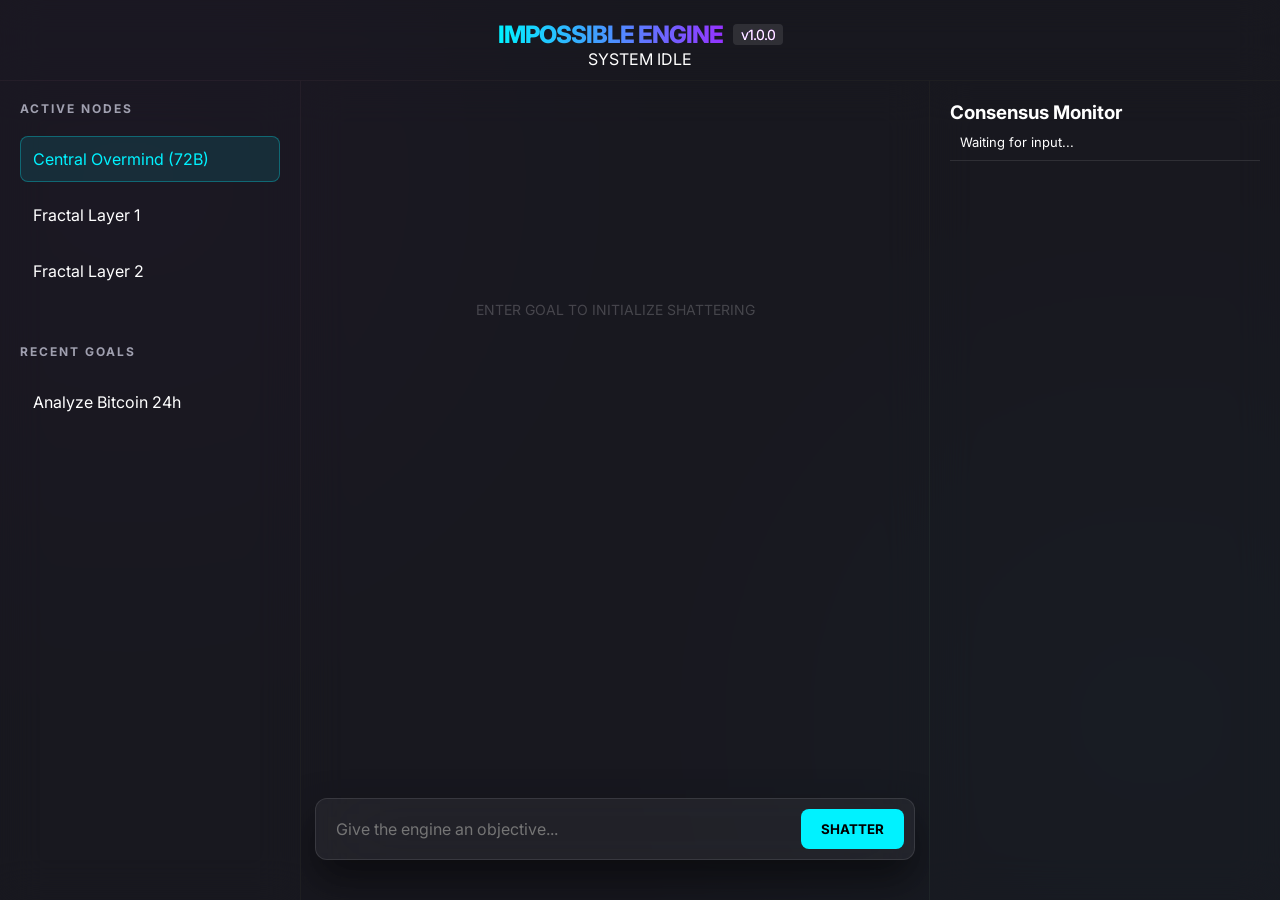
<file: hive_mind/frontend/index.html>
<!DOCTYPE html>
<html lang="en">
<head>
    <meta charset="UTF-8">
    <meta name="viewport" content="width=device-width, initial-scale=1.0">
    <title>Impossible Swarm | Command Center</title>
    <link rel="stylesheet" href="style.css">
    <link rel="preconnect" href="https://fonts.googleapis.com">
    <link rel="preconnect" href="https://fonts.gstatic.com" crossorigin>
    <link href="https://fonts.googleapis.com/css2?family=Inter:wght@400;700;800&family=Fira+Code&display=swap" rel="stylesheet">
</head>
<body>
    <div class="dashboard">
        <!-- Dashboard Header -->
        <header class="panel">
            <div class="logo">
                IMPOSSIBLE ENGINE <span>v1.0.0</span>
            </div>
            <div class="header-status">
                <span id="global-status">SYSTEM IDLE</span>
            </div>
        </header>

        <!-- Left Sidebar: Task History -->
        <aside class="sidebar panel">
            <h3>Active Nodes</h3>
            <div class="nav-item active">Central Overmind (72B)</div>
            <div class="nav-item">Fractal Layer 1</div>
            <div class="nav-item">Fractal Layer 2</div>
            
            <h3 style="margin-top: 40px;">Recent Goals</h3>
            <div id="task-list">
                <!-- Task items will appear here -->
                <div class="nav-item">Analyze Bitcoin 24h</div>
            </div>
        </aside>

        <!-- Main Viewport: Shatter Visualization -->
        <main class="viewport panel">
            <div class="shatter-viz" id="shatter-tree">
                <!-- SVG Fractal tree will be injected here -->
                <div style="color: rgba(255,255,255,0.2); font-size: 14px; text-align: center; margin-top: 200px;">
                    ENTER GOAL TO INITIALIZE SHATTERING
                </div>
            </div>
            
            <div class="command-bar">
                <input type="text" id="goal-input" placeholder="Give the engine an objective...">
                <button id="execute-btn">SHATTER</button>
            </div>
        </main>

        <!-- Right Panel: Consensus Feed -->
        <aside class="panel">
            <h3>Consensus Monitor</h3>
            <div class="rebuttal-feed" id="log-feed">
                <!-- Logs will be injected here -->
                <div class="log-entry">Waiting for input...</div>
            </div>
        </aside>
    </div>

    <script src="app.js"></script>
</body>
</html>
</file>
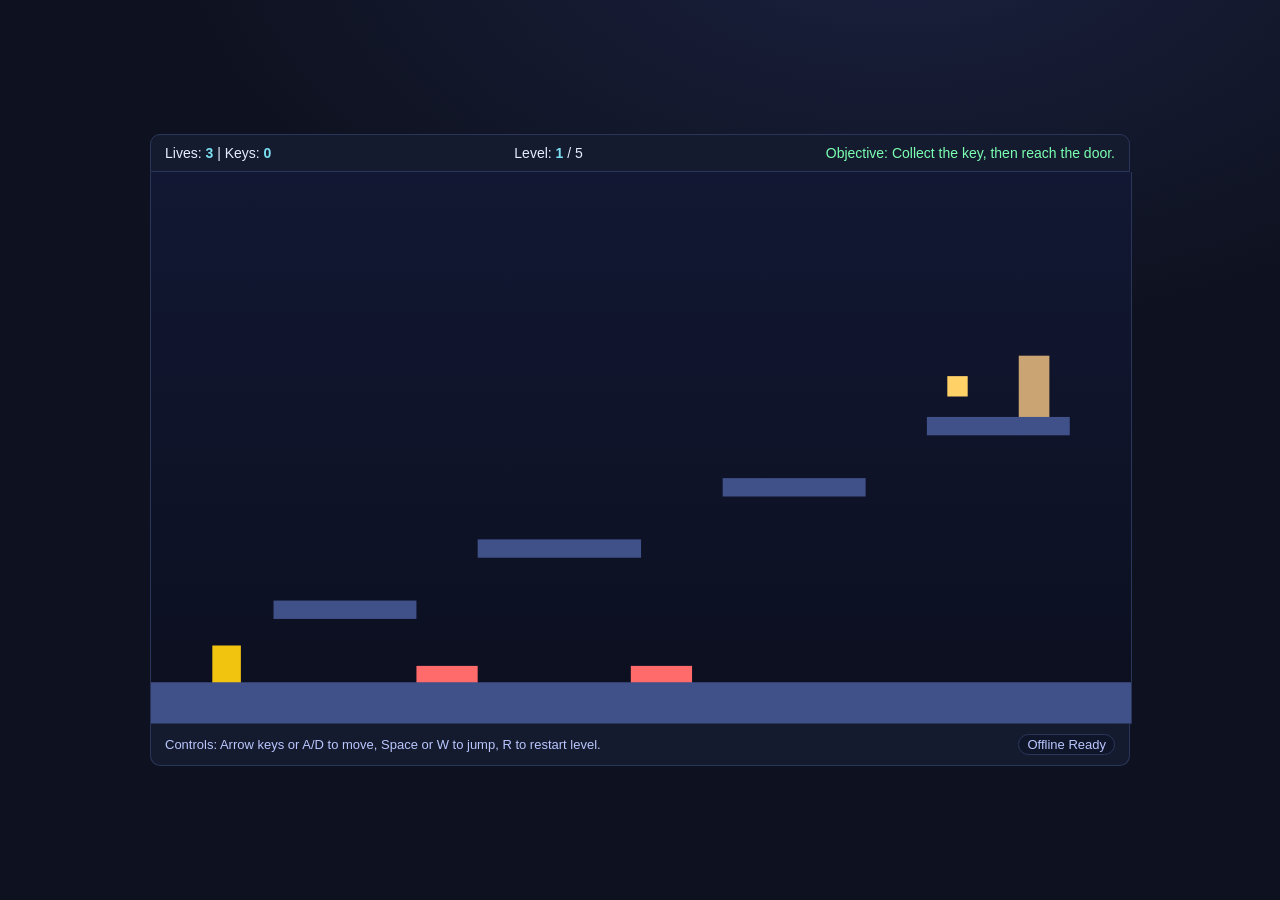
<file: hive_mind/game.html>
﻿<!DOCTYPE html>
<html lang="en">
<head>
  <meta charset="UTF-8" />
  <meta name="viewport" content="width=device-width, initial-scale=1.0" />
  <title>Key & Door Platformer</title>
  <style>
    :root {
      --bg: #0e1220;
      --panel: #151b2e;
      --ink: #e6ecff;
      --accent: #7bdff2;
      --warn: #ff6b6b;
      --good: #7bffb2;
      --platform: #405088;
      --player: #f1c40f;
      --door: #caa472;
      --key: #ffd166;
    }
    body {
      margin: 0;
      background: radial-gradient(1200px 700px at 70% -10%, #1b2140 0%, #0e1220 60%);
      color: var(--ink);
      font-family: "Trebuchet MS", Verdana, sans-serif;
      display: flex;
      justify-content: center;
      align-items: center;
      min-height: 100vh;
    }
    .frame {
      width: 980px;
      max-width: 96vw;
    }
    .hud {
      display: flex;
      justify-content: space-between;
      align-items: center;
      gap: 12px;
      background: var(--panel);
      border: 1px solid #2a355a;
      padding: 10px 14px;
      border-radius: 10px 10px 0 0;
      font-size: 14px;
    }
    .hud strong {
      color: var(--accent);
    }
    #objective {
      color: var(--good);
    }
    canvas {
      display: block;
      background: linear-gradient(180deg, #121833 0%, #0b0f1f 100%);
      border: 1px solid #2a355a;
      border-top: none;
      width: 100%;
      height: auto;
    }
    .footer {
      background: var(--panel);
      border: 1px solid #2a355a;
      border-top: none;
      padding: 10px 14px;
      border-radius: 0 0 10px 10px;
      font-size: 13px;
      display: flex;
      justify-content: space-between;
      align-items: center;
    }
    .footer span {
      color: #b9c6ff;
    }
    .pill {
      padding: 2px 8px;
      border-radius: 999px;
      border: 1px solid #2a355a;
      background: #10162a;
      margin-left: 6px;
    }
  </style>
</head>
<body>
  <div class="frame">
    <div class="hud">
      <div id="hud-left">Lives: <strong id="lives">3</strong> | Keys: <strong id="keys">0</strong></div>
      <div id="hud-center">Level: <strong id="level">1</strong> / 5</div>
      <div id="objective">Objective: Collect the key, then reach the door.</div>
    </div>
    <canvas id="game" width="960" height="540"></canvas>
    <div class="footer">
      <span>Controls: Arrow keys or A/D to move, Space or W to jump, R to restart level.</span>
      <span class="pill">Offline Ready</span>
    </div>
  </div>

  <script>
    const canvas = document.getElementById("game");
    const ctx = canvas.getContext("2d");

    const hudLives = document.getElementById("lives");
    const hudKeys = document.getElementById("keys");
    const hudLevel = document.getElementById("level");

    const GRAVITY = 0.6;
    const MOVE_SPEED = 3.6;
    const JUMP_FORCE = 11;
    const MAX_FALL = 14;

    const player = {
      x: 0,
      y: 0,
      w: 28,
      h: 36,
      vx: 0,
      vy: 0,
      onGround: false
    };

    const keysDown = new Set();

    const levels = [
      {
        spawn: { x: 60, y: 420 },
        platforms: [
          { x: 0, y: 500, w: 960, h: 40 },
          { x: 120, y: 420, w: 140, h: 18 },
          { x: 320, y: 360, w: 160, h: 18 },
          { x: 560, y: 300, w: 140, h: 18 },
          { x: 760, y: 240, w: 140, h: 18 }
        ],
        hazards: [
          { x: 260, y: 484, w: 60, h: 16 },
          { x: 470, y: 484, w: 60, h: 16 }
        ],
        key: { x: 780, y: 200, w: 20, h: 20 },
        door: { x: 850, y: 180, w: 30, h: 60 }
      },
      {
        spawn: { x: 60, y: 420 },
        platforms: [
          { x: 0, y: 500, w: 960, h: 40 },
          { x: 140, y: 440, w: 120, h: 18 },
          { x: 320, y: 400, w: 120, h: 18 },
          { x: 500, y: 360, w: 120, h: 18 },
          { x: 680, y: 320, w: 120, h: 18 },
          { x: 840, y: 280, w: 100, h: 18 }
        ],
        hazards: [
          { x: 240, y: 484, w: 90, h: 16 },
          { x: 430, y: 484, w: 90, h: 16 },
          { x: 620, y: 484, w: 90, h: 16 }
        ],
        key: { x: 860, y: 240, w: 20, h: 20 },
        door: { x: 30, y: 440, w: 30, h: 60 }
      },
      {
        spawn: { x: 60, y: 420 },
        platforms: [
          { x: 0, y: 500, w: 960, h: 40 },
          { x: 140, y: 430, w: 120, h: 18 },
          { x: 300, y: 380, w: 120, h: 18 },
          { x: 460, y: 330, w: 120, h: 18 },
          { x: 620, y: 280, w: 120, h: 18 },
          { x: 780, y: 230, w: 120, h: 18 },
          { x: 560, y: 180, w: 120, h: 18 }
        ],
        hazards: [
          { x: 360, y: 484, w: 80, h: 16 },
          { x: 540, y: 484, w: 80, h: 16 },
          { x: 720, y: 484, w: 80, h: 16 }
        ],
        key: { x: 590, y: 140, w: 20, h: 20 },
        door: { x: 840, y: 170, w: 30, h: 60 }
      },
      {
        spawn: { x: 60, y: 420 },
        platforms: [
          { x: 0, y: 500, w: 960, h: 40 },
          { x: 160, y: 450, w: 120, h: 18 },
          { x: 320, y: 410, w: 120, h: 18 },
          { x: 480, y: 370, w: 120, h: 18 },
          { x: 640, y: 330, w: 120, h: 18 },
          { x: 800, y: 290, w: 120, h: 18 },
          { x: 640, y: 230, w: 120, h: 18 },
          { x: 480, y: 190, w: 120, h: 18 }
        ],
        hazards: [
          { x: 260, y: 484, w: 80, h: 16 },
          { x: 420, y: 484, w: 80, h: 16 },
          { x: 580, y: 484, w: 80, h: 16 },
          { x: 740, y: 484, w: 80, h: 16 }
        ],
        key: { x: 510, y: 150, w: 20, h: 20 },
        door: { x: 30, y: 440, w: 30, h: 60 }
      },
      {
        spawn: { x: 60, y: 420 },
        platforms: [
          { x: 0, y: 500, w: 960, h: 40 },
          { x: 140, y: 440, w: 140, h: 18 },
          { x: 320, y: 400, w: 140, h: 18 },
          { x: 500, y: 360, w: 140, h: 18 },
          { x: 680, y: 320, w: 140, h: 18 },
          { x: 860, y: 280, w: 80, h: 18 },
          { x: 700, y: 220, w: 140, h: 18 },
          { x: 520, y: 180, w: 140, h: 18 }
        ],
        hazards: [
          { x: 220, y: 484, w: 120, h: 16 },
          { x: 420, y: 484, w: 120, h: 16 },
          { x: 620, y: 484, w: 120, h: 16 }
        ],
        key: { x: 540, y: 140, w: 20, h: 20 },
        door: { x: 720, y: 160, w: 30, h: 60 }
      }
    ];

    let levelIndex = 0;
    let lives = 3;
    let hasKey = false;
    let gameOver = false;
    let win = false;

    function resetPlayer() {
      const spawn = levels[levelIndex].spawn;
      player.x = spawn.x;
      player.y = spawn.y;
      player.vx = 0;
      player.vy = 0;
      player.onGround = false;
      hasKey = false;
    }

    function loadLevel(idx) {
      levelIndex = idx;
      resetPlayer();
      hudLevel.textContent = String(levelIndex + 1);
      hudKeys.textContent = hasKey ? "1" : "0";
    }

    function rectsOverlap(a, b) {
      return a.x < b.x + b.w && a.x + a.w > b.x && a.y < b.y + b.h && a.y + a.h > b.y;
    }

    function applyPhysics() {
      player.vy = Math.min(player.vy + GRAVITY, MAX_FALL);

      // Horizontal move
      player.x += player.vx;
      for (const p of levels[levelIndex].platforms) {
        if (rectsOverlap(player, p)) {
          if (player.vx > 0) {
            player.x = p.x - player.w;
          } else if (player.vx < 0) {
            player.x = p.x + p.w;
          }
          player.vx = 0;
        }
      }

      // Vertical move
      player.y += player.vy;
      player.onGround = false;
      for (const p of levels[levelIndex].platforms) {
        if (rectsOverlap(player, p)) {
          if (player.vy > 0) {
            player.y = p.y - player.h;
            player.vy = 0;
            player.onGround = true;
          } else if (player.vy < 0) {
            player.y = p.y + p.h;
            player.vy = 0;
          }
        }
      }
    }

    function handleInput() {
      let dir = 0;
      if (keysDown.has("ArrowLeft") || keysDown.has("a")) dir -= 1;
      if (keysDown.has("ArrowRight") || keysDown.has("d")) dir += 1;
      player.vx = dir * MOVE_SPEED;

      if ((keysDown.has(" ") || keysDown.has("w") || keysDown.has("ArrowUp")) && player.onGround) {
        player.vy = -JUMP_FORCE;
        player.onGround = false;
      }
    }

    function loseLife() {
      lives -= 1;
      hudLives.textContent = String(lives);
      if (lives <= 0) {
        gameOver = true;
      } else {
        resetPlayer();
      }
    }

    function update() {
      if (gameOver || win) return;

      handleInput();
      applyPhysics();

      // Keep player inside bounds horizontally
      player.x = Math.max(0, Math.min(canvas.width - player.w, player.x));

      if (player.y > canvas.height) {
        loseLife();
      }

      const keyItem = levels[levelIndex].key;
      if (!hasKey && rectsOverlap(player, keyItem)) {
        hasKey = true;
        hudKeys.textContent = "1";
      }

      for (const h of levels[levelIndex].hazards) {
        if (rectsOverlap(player, h)) {
          loseLife();
          break;
        }
      }

      const door = levels[levelIndex].door;
      if (hasKey && rectsOverlap(player, door)) {
        if (levelIndex < levels.length - 1) {
          loadLevel(levelIndex + 1);
        } else {
          win = true;
        }
      }
    }

    function drawRect(rect, color) {
      ctx.fillStyle = color;
      ctx.fillRect(rect.x, rect.y, rect.w, rect.h);
    }

    function render() {
      ctx.clearRect(0, 0, canvas.width, canvas.height);

      // Platforms
      for (const p of levels[levelIndex].platforms) {
        drawRect(p, getComputedStyle(document.documentElement).getPropertyValue("--platform"));
      }

      // Hazards
      for (const h of levels[levelIndex].hazards) {
        drawRect(h, getComputedStyle(document.documentElement).getPropertyValue("--warn"));
      }

      // Key
      if (!hasKey) {
        drawRect(levels[levelIndex].key, getComputedStyle(document.documentElement).getPropertyValue("--key"));
      }

      // Door
      const door = levels[levelIndex].door;
      drawRect(door, hasKey ? getComputedStyle(document.documentElement).getPropertyValue("--good") : getComputedStyle(document.documentElement).getPropertyValue("--door"));

      // Player
      drawRect(player, getComputedStyle(document.documentElement).getPropertyValue("--player"));

      // Messages
      if (gameOver || win) {
        ctx.fillStyle = "rgba(0,0,0,0.65)";
        ctx.fillRect(0, 0, canvas.width, canvas.height);
        ctx.fillStyle = win ? "#7bffb2" : "#ff6b6b";
        ctx.font = "36px Trebuchet MS";
        ctx.textAlign = "center";
        ctx.fillText(win ? "You cleared all 5 levels!" : "Game Over", canvas.width / 2, canvas.height / 2);
        ctx.font = "18px Trebuchet MS";
        ctx.fillStyle = "#e6ecff";
        ctx.fillText("Press R to restart", canvas.width / 2, canvas.height / 2 + 36);
      }
    }

    function loop() {
      update();
      render();
      requestAnimationFrame(loop);
    }

    document.addEventListener("keydown", (e) => {
      const key = e.key.length === 1 ? e.key.toLowerCase() : e.key;
      keysDown.add(key);
      if (key === "r") {
        lives = 3;
        hudLives.textContent = String(lives);
        win = false;
        gameOver = false;
        loadLevel(0);
      }
    });

    document.addEventListener("keyup", (e) => {
      const key = e.key.length === 1 ? e.key.toLowerCase() : e.key;
      keysDown.delete(key);
    });

    loadLevel(0);
    loop();
  </script>
</body>
</html>
</file>
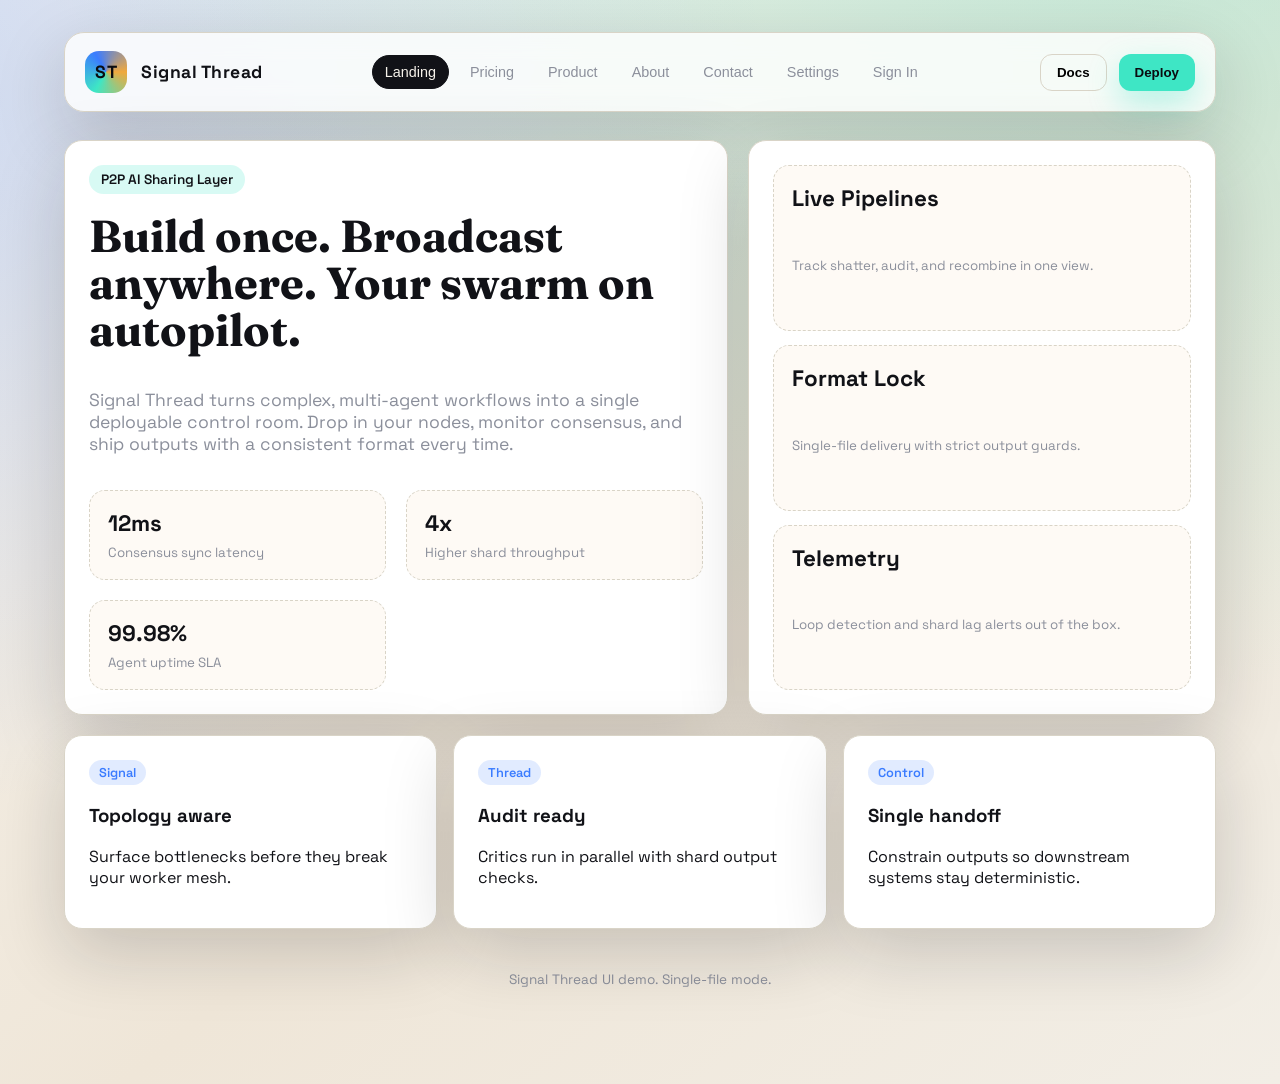
<file: hive_mind/single_site.html>
<!doctype html>
<html lang="en">
  <head>
    <meta charset="utf-8" />
    <meta name="viewport" content="width=device-width, initial-scale=1" />
    <title>Signal Thread - Modular P2P AI UI</title>
    <style>
      @import url("https://fonts.googleapis.com/css2?family=Space+Grotesk:wght@400;500;600;700&family=Fraunces:opsz,wght@9..144,600;700&display=swap");

      :root {
        --ink: #111217;
        --paper: #f6f2ea;
        --glow: #3ee6c5;
        --amber: #f0a93d;
        --sky: #3b7cff;
        --clay: #de7b6a;
        --muted: #8b8f9b;
        --card: #ffffff;
        --stroke: #d9d4c7;
        --shadow: 0 24px 70px rgba(17, 18, 23, 0.18);
        --radius: 18px;
      }

      * {
        box-sizing: border-box;
      }

      body {
        margin: 0;
        font-family: "Space Grotesk", sans-serif;
        color: var(--ink);
        background: radial-gradient(1100px 800px at 90% -10%, rgba(62, 230, 197, 0.25), transparent),
          radial-gradient(900px 700px at -10% 10%, rgba(59, 124, 255, 0.22), transparent),
          linear-gradient(140deg, #f7f4ee 0%, #efe6d8 55%, #f2eee6 100%);
        min-height: 100vh;
        display: flex;
        flex-direction: column;
      }

      .shell {
        max-width: 1200px;
        margin: 32px auto 48px;
        padding: 0 24px 48px;
        width: 100%;
      }

      header {
        display: flex;
        align-items: center;
        justify-content: space-between;
        gap: 16px;
        padding: 18px 20px;
        border: 1px solid var(--stroke);
        background: rgba(255, 255, 255, 0.8);
        backdrop-filter: blur(12px);
        border-radius: 20px;
        box-shadow: var(--shadow);
      }

      .brand {
        display: flex;
        align-items: center;
        gap: 14px;
        font-weight: 700;
        font-size: 1.1rem;
        letter-spacing: 0.5px;
      }

      .brand-mark {
        width: 42px;
        height: 42px;
        border-radius: 14px;
        background: conic-gradient(from 210deg, var(--glow), var(--sky), var(--amber), var(--glow));
        display: grid;
        place-items: center;
        color: #0b0c10;
        font-weight: 700;
      }

      nav {
        display: flex;
        flex-wrap: wrap;
        gap: 8px;
      }

      nav button {
        border: 1px solid transparent;
        background: transparent;
        padding: 8px 12px;
        border-radius: 999px;
        font-size: 0.9rem;
        color: var(--muted);
        cursor: pointer;
        transition: all 0.2s ease;
      }

      nav button.active {
        background: var(--ink);
        color: var(--paper);
        border-color: var(--ink);
      }

      nav button:hover {
        color: var(--ink);
        border-color: var(--stroke);
      }

      .cta {
        display: flex;
        gap: 12px;
      }

      .cta button {
        border-radius: 12px;
        padding: 10px 16px;
        border: none;
        cursor: pointer;
        font-weight: 600;
      }

      .cta .ghost {
        background: transparent;
        border: 1px solid var(--stroke);
      }

      .cta .primary {
        background: var(--glow);
        color: #0a0c10;
        box-shadow: 0 12px 30px rgba(62, 230, 197, 0.35);
      }

      .pages {
        margin-top: 28px;
        display: grid;
        gap: 24px;
      }

      .page {
        display: none;
        grid-template-columns: repeat(12, 1fr);
        gap: 20px;
        animation: fadeUp 0.5s ease both;
      }

      .page.active {
        display: grid;
      }

      .card {
        background: var(--card);
        border-radius: var(--radius);
        border: 1px solid var(--stroke);
        box-shadow: var(--shadow);
        padding: 24px;
      }

      .hero {
        grid-column: span 7;
        display: grid;
        gap: 18px;
      }

      .hero h1 {
        font-family: "Fraunces", serif;
        font-size: clamp(2.5rem, 3.5vw, 3.6rem);
        line-height: 1.05;
        margin: 0;
      }

      .hero p {
        font-size: 1.1rem;
        color: var(--muted);
      }

      .hero .pill {
        display: inline-flex;
        align-items: center;
        gap: 10px;
        padding: 6px 12px;
        border-radius: 999px;
        background: rgba(62, 230, 197, 0.2);
        font-weight: 600;
        font-size: 0.85rem;
        width: fit-content;
      }

      .stats {
        grid-column: span 5;
        display: grid;
        gap: 14px;
      }

      .stat {
        display: grid;
        gap: 6px;
        padding: 18px;
        background: #fefaf5;
        border: 1px dashed var(--stroke);
        border-radius: 16px;
      }

      .stat span {
        font-size: 1.4rem;
        font-weight: 700;
      }

      .stat small {
        color: var(--muted);
      }

      .grid-3 {
        grid-column: span 12;
        display: grid;
        gap: 16px;
        grid-template-columns: repeat(auto-fit, minmax(220px, 1fr));
      }

      .pricing {
        display: grid;
        gap: 12px;
      }

      .pricing h3 {
        margin: 0;
      }

      .pricing .price {
        font-size: 2rem;
        font-weight: 700;
      }

      .list {
        display: grid;
        gap: 10px;
        padding: 0;
        list-style: none;
        margin: 0;
      }

      .list li::before {
        content: "•";
        color: var(--amber);
        margin-right: 8px;
      }

      .preview {
        display: grid;
        grid-template-columns: repeat(auto-fit, minmax(220px, 1fr));
        gap: 16px;
      }

      .preview-card {
        padding: 18px;
        border-radius: 16px;
        background: #f5f7ff;
        border: 1px solid #d8ddf8;
        min-height: 160px;
      }

      .badge {
        display: inline-flex;
        padding: 4px 10px;
        border-radius: 999px;
        background: rgba(59, 124, 255, 0.15);
        color: var(--sky);
        font-size: 0.8rem;
        font-weight: 600;
      }

      .form-grid {
        display: grid;
        gap: 16px;
      }

      label {
        font-size: 0.85rem;
        color: var(--muted);
      }

      input,
      textarea,
      select {
        width: 100%;
        padding: 10px 12px;
        border-radius: 12px;
        border: 1px solid var(--stroke);
        font-family: inherit;
        font-size: 1rem;
        background: #fffefc;
      }

      textarea {
        min-height: 120px;
        resize: vertical;
      }

      .split {
        display: grid;
        gap: 20px;
        grid-template-columns: repeat(auto-fit, minmax(260px, 1fr));
      }

      .settings-group {
        display: grid;
        gap: 12px;
      }

      .toggle {
        display: flex;
        align-items: center;
        justify-content: space-between;
        padding: 12px 14px;
        border-radius: 14px;
        border: 1px solid var(--stroke);
        background: #fdf7ee;
      }

      .toggle input {
        width: auto;
      }

      .signin {
        display: grid;
        gap: 12px;
      }

      .footer {
        margin-top: 42px;
        text-align: center;
        color: var(--muted);
        font-size: 0.85rem;
      }

      .reveal {
        opacity: 0;
        transform: translateY(18px);
        animation: reveal 0.6s ease forwards;
      }

      .reveal:nth-child(2) {
        animation-delay: 0.08s;
      }

      .reveal:nth-child(3) {
        animation-delay: 0.16s;
      }

      .reveal:nth-child(4) {
        animation-delay: 0.24s;
      }

      @keyframes fadeUp {
        from {
          opacity: 0;
          transform: translateY(12px);
        }
        to {
          opacity: 1;
          transform: translateY(0);
        }
      }

      @keyframes reveal {
        to {
          opacity: 1;
          transform: translateY(0);
        }
      }

      @media (max-width: 860px) {
        header {
          flex-direction: column;
          align-items: flex-start;
        }

        .hero,
        .stats {
          grid-column: span 12;
        }
      }
    </style>
  </head>
  <body>
    <div class="shell">
      <header>
        <div class="brand">
          <div class="brand-mark">ST</div>
          Signal Thread
        </div>
        <nav>
          <button class="tab active" data-page="landing">Landing</button>
          <button class="tab" data-page="pricing">Pricing</button>
          <button class="tab" data-page="preview">Product</button>
          <button class="tab" data-page="about">About</button>
          <button class="tab" data-page="contact">Contact</button>
          <button class="tab" data-page="settings">Settings</button>
          <button class="tab" data-page="signin">Sign In</button>
        </nav>
        <div class="cta">
          <button class="ghost">Docs</button>
          <button class="primary">Deploy</button>
        </div>
      </header>

      <main class="pages">
        <section class="page active" id="landing">
          <div class="card hero reveal">
            <span class="pill">P2P AI Sharing Layer</span>
            <h1>Build once. Broadcast anywhere. Your swarm on autopilot.</h1>
            <p>
              Signal Thread turns complex, multi-agent workflows into a single deployable
              control room. Drop in your nodes, monitor consensus, and ship outputs with a
              consistent format every time.
            </p>
            <div class="split">
              <div class="stat">
                <span>12ms</span>
                <small>Consensus sync latency</small>
              </div>
              <div class="stat">
                <span>4x</span>
                <small>Higher shard throughput</small>
              </div>
              <div class="stat">
                <span>99.98%</span>
                <small>Agent uptime SLA</small>
              </div>
            </div>
          </div>
          <div class="card stats reveal">
            <div class="stat">
              <span>Live Pipelines</span>
              <small>Track shatter, audit, and recombine in one view.</small>
            </div>
            <div class="stat">
              <span>Format Lock</span>
              <small>Single-file delivery with strict output guards.</small>
            </div>
            <div class="stat">
              <span>Telemetry</span>
              <small>Loop detection and shard lag alerts out of the box.</small>
            </div>
          </div>
          <div class="grid-3">
            <div class="card reveal">
              <span class="badge">Signal</span>
              <h3>Topology aware</h3>
              <p>Surface bottlenecks before they break your worker mesh.</p>
            </div>
            <div class="card reveal">
              <span class="badge">Thread</span>
              <h3>Audit ready</h3>
              <p>Critics run in parallel with shard output checks.</p>
            </div>
            <div class="card reveal">
              <span class="badge">Control</span>
              <h3>Single handoff</h3>
              <p>Constrain outputs so downstream systems stay deterministic.</p>
            </div>
          </div>
        </section>

        <section class="page" id="pricing">
          <div class="card hero reveal">
            <h1>Pricing built for swarm scale</h1>
            <p>Start small, upgrade only when your cluster grows past the edge.</p>
          </div>
          <div class="grid-3">
            <div class="card pricing reveal">
              <h3>Scout</h3>
              <div class="price">$0</div>
              <ul class="list">
                <li>2 agents</li>
                <li>Basic telemetry</li>
                <li>Single-file output</li>
              </ul>
            </div>
            <div class="card pricing reveal">
              <h3>Operator</h3>
              <div class="price">$49</div>
              <ul class="list">
                <li>12 agents</li>
                <li>Audit loop controls</li>
                <li>Multi-region relay</li>
              </ul>
            </div>
            <div class="card pricing reveal">
              <h3>Overmind</h3>
              <div class="price">$199</div>
              <ul class="list">
                <li>Unlimited agents</li>
                <li>Dedicated shard lanes</li>
                <li>Custom output policies</li>
              </ul>
            </div>
          </div>
        </section>

        <section class="page" id="preview">
          <div class="card hero reveal">
            <h1>Product preview</h1>
            <p>Here is how the stack looks when it is running full tilt.</p>
          </div>
          <div class="preview">
            <div class="preview-card reveal">
              <span class="badge">Live</span>
              <h3>Shard Flow</h3>
              <p>Wave-based execution with tiered routing and retries.</p>
            </div>
            <div class="preview-card reveal">
              <span class="badge">Audit</span>
              <h3>Critic Board</h3>
              <p>Every shard gets a quick pass/fail with evidence.</p>
            </div>
            <div class="preview-card reveal">
              <span class="badge">Output</span>
              <h3>Single-file Delivery</h3>
              <p>Coerced output format for downstream compliance.</p>
            </div>
          </div>
        </section>

        <section class="page" id="about">
          <div class="card hero reveal">
            <h1>About us</h1>
            <p>
              We build orchestration layers that turn many small models into reliable
              services. Our focus is consistency, auditability, and smooth handoffs.
            </p>
            <div class="split">
              <div class="stat">
                <span>2019</span>
                <small>First swarm prototype shipped</small>
              </div>
              <div class="stat">
                <span>41</span>
                <small>Companies using the stack</small>
              </div>
            </div>
          </div>
          <div class="card stats reveal">
            <h3>Values</h3>
            <ul class="list">
              <li>Make outputs deterministic</li>
              <li>Track where the loop stalls</li>
              <li>Ship reliable AI pipes</li>
            </ul>
          </div>
        </section>

        <section class="page" id="contact">
          <div class="card hero reveal">
            <h1>Contact</h1>
            <p>Talk to a human or drop in a use case.</p>
            <div class="split">
              <div class="stat">
                <span>support@signalthread.ai</span>
                <small>Replies within 1 business day.</small>
              </div>
              <div class="stat">
                <span>+1 (415) 555-0132</span>
                <small>Mon-Fri, 9am-5pm PT.</small>
              </div>
            </div>
          </div>
          <div class="card form-grid reveal">
            <div>
              <label>Name</label>
              <input type="text" placeholder="Your name" />
            </div>
            <div>
              <label>Email</label>
              <input type="email" placeholder="you@company.com" />
            </div>
            <div>
              <label>Message</label>
              <textarea placeholder="Tell us what you want to build"></textarea>
            </div>
            <button class="primary">Send Message</button>
          </div>
        </section>

        <section class="page" id="settings">
          <div class="card hero reveal">
            <h1>User settings</h1>
            <p>Control outputs, audit strictness, and node preferences.</p>
          </div>
          <div class="card settings-group reveal">
            <div class="toggle">
              <div>
                <strong>Single-file output</strong>
                <div class="muted">Force app.py only</div>
              </div>
              <input type="checkbox" checked />
            </div>
            <div class="toggle">
              <div>
                <strong>Consistency critic</strong>
                <div class="muted">Run on each shard</div>
              </div>
              <input type="checkbox" checked />
            </div>
            <div class="toggle">
              <div>
                <strong>Audit retry</strong>
                <div class="muted">Auto-revise failed shards</div>
              </div>
              <input type="checkbox" />
            </div>
          </div>
        </section>

        <section class="page" id="signin">
          <div class="card hero reveal">
            <h1>Sign in</h1>
            <p>Access your swarm console.</p>
          </div>
          <div class="card signin reveal">
            <div>
              <label>Email</label>
              <input type="email" placeholder="you@signal.ai" />
            </div>
            <div>
              <label>Password</label>
              <input type="password" placeholder="••••••••" />
            </div>
            <button class="primary">Sign in</button>
          </div>
        </section>
      </main>

      <div class="footer">Signal Thread UI demo. Single-file mode.</div>
    </div>

    <script>
      const tabs = document.querySelectorAll(".tab");
      const pages = document.querySelectorAll(".page");

      function showPage(id) {
        pages.forEach((page) => {
          page.classList.toggle("active", page.id === id);
        });
        tabs.forEach((tab) => {
          tab.classList.toggle("active", tab.dataset.page === id);
        });
      }

      tabs.forEach((tab) => {
        tab.addEventListener("click", () => showPage(tab.dataset.page));
      });
    </script>
  </body>
</html>
</file>
<file: hive_mind/frontend/style.css>
:root {
  --bg-color: #050508;
  --glass-bg: rgba(20, 20, 30, 0.6);
  --accent-primary: #00f2ff;
  --accent-secondary: #bc00ff;
  --text-primary: #ffffff;
  --text-secondary: #a0a0b0;
  --border-color: rgba(255, 255, 255, 0.1);
  --neon-glow: 0 0 15px rgba(0, 242, 255, 0.3);
}

* {
  margin: 0;
  padding: 0;
  box-sizing: border-box;
  font-family: 'Inter', system-ui, -apple-system, sans-serif;
}

body {
  background-color: var(--bg-color);
  background-image: 
    radial-gradient(circle at 10% 20%, rgba(188, 0, 255, 0.05) 0%, transparent 40%),
    radial-gradient(circle at 90% 80%, rgba(0, 242, 255, 0.05) 0%, transparent 40%);
  color: var(--text-primary);
  min-height: 100vh;
  overflow-x: hidden;
}

.dashboard {
  display: grid;
  grid-template-columns: 300px 1fr 350px;
  grid-template-rows: 80px 1fr;
  height: 100vh;
  gap: 1px;
  background: var(--border-color);
}

/* Glass Panels */
.panel {
  background: var(--glass-bg);
  backdrop-filter: blur(20px);
  -webkit-backdrop-filter: blur(20px);
  padding: 20px;
  display: flex;
  flex-direction: column;
}

header {
  grid-column: 1 / -1;
  display: flex;
  align-items: center;
  justify-content: space-between;
  padding: 0 30px;
}

.logo {
  font-size: 24px;
  font-weight: 800;
  letter-spacing: -1px;
  background: linear-gradient(90deg, var(--accent-primary), var(--accent-secondary));
  -webkit-background-clip: text;
  -webkit-text-fill-color: transparent;
  display: flex;
  align-items: center;
  gap: 10px;
}

.logo span {
  font-size: 14px;
  font-weight: 400;
  background: rgba(255, 255, 255, 0.1);
  padding: 2px 8px;
  border-radius: 4px;
  -webkit-text-fill-color: white;
}

/* Sidebar Components */
.sidebar h3 {
  font-size: 12px;
  text-transform: uppercase;
  color: var(--text-secondary);
  letter-spacing: 2px;
  margin-bottom: 20px;
}

.nav-item {
  padding: 12px;
  border-radius: 8px;
  cursor: pointer;
  margin-bottom: 10px;
  transition: all 0.3s ease;
  border: 1px solid transparent;
}

.nav-item:hover {
  background: rgba(255, 255, 255, 0.05);
  border-color: var(--border-color);
}

.nav-item.active {
  background: rgba(0, 242, 255, 0.1);
  border-color: rgba(0, 242, 255, 0.3);
  color: var(--accent-primary);
}

/* Main View: Fractal Shatter Diagram */
.viewport {
  position: relative;
  overflow: hidden;
  display: flex;
  align-items: center;
  justify-content: center;
}

.shatter-viz {
  width: 100%;
  height: 100%;
  position: relative;
}

/* Right Sidebar: Consensus Monitor */
.rebuttal-feed {
  flex: 1;
  overflow-y: auto;
  font-family: 'Fira Code', monospace;
  font-size: 13px;
}

.log-entry {
  padding: 10px;
  border-bottom: 1px solid var(--border-color);
  animation: fadeIn 0.5s ease-out;
}

.log-entry.rebuttal {
  border-left: 3px solid var(--accent-secondary);
}

.log-entry.consensus {
  border-left: 3px solid var(--accent-primary);
  background: rgba(0, 242, 255, 0.05);
}

/* Input Bar */
.command-bar {
  position: absolute;
  bottom: 40px;
  left: 50%;
  transform: translateX(-50%);
  width: 600px;
  background: rgba(255, 255, 255, 0.05);
  backdrop-filter: blur(40px);
  padding: 10px;
  border-radius: 12px;
  border: 1px solid var(--border-color);
  display: flex;
  gap: 10px;
  box-shadow: 0 20px 40px rgba(0,0,0,0.5);
}

input {
  flex: 1;
  background: transparent;
  border: none;
  color: white;
  font-size: 16px;
  padding: 10px;
}

input:focus {
  outline: none;
}

button {
  background: var(--accent-primary);
  color: black;
  border: none;
  padding: 10px 20px;
  border-radius: 8px;
  font-weight: 700;
  cursor: pointer;
  transition: all 0.3s ease;
}

button:hover {
  transform: translateY(-2px);
  box-shadow: var(--neon-glow);
}

@keyframes fadeIn {
  from { opacity: 0; transform: translateY(10px); }
  to { opacity: 1; transform: translateY(0); }
}
</file>
